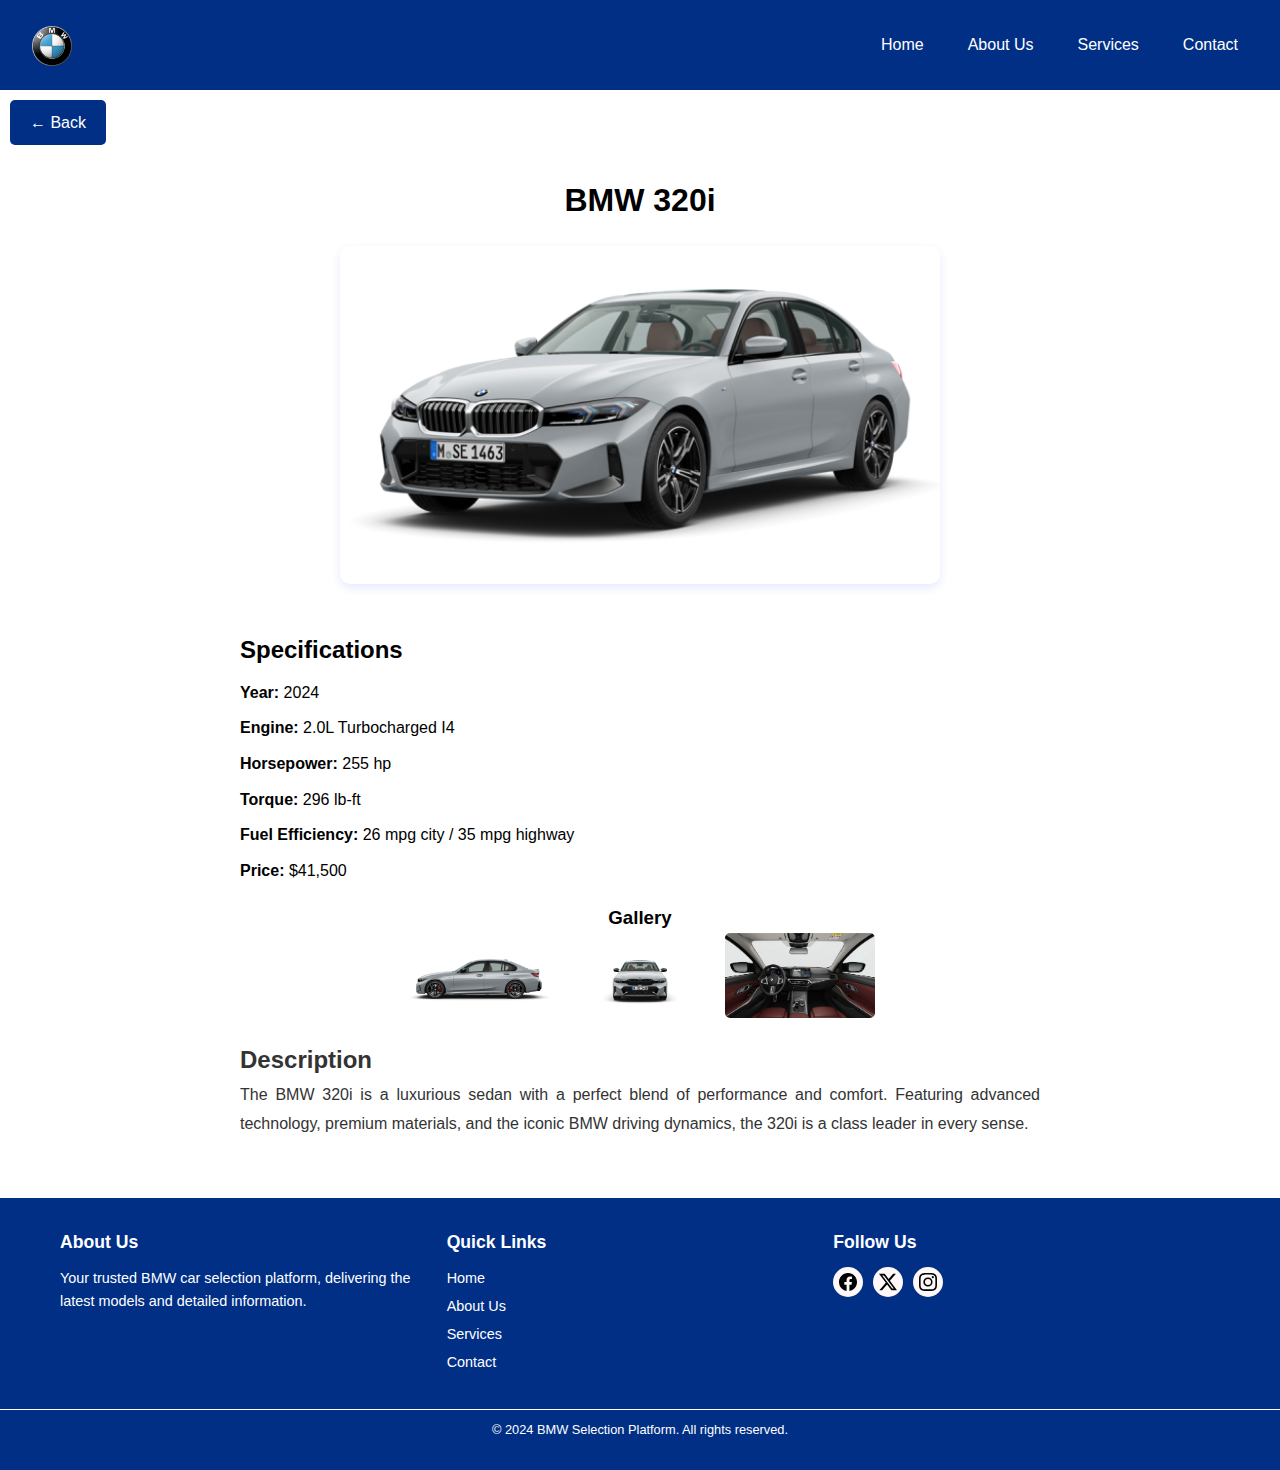
<file: 320i.html>
<!DOCTYPE html>
<html lang="en">
<head>
    <meta charset="UTF-8">
    <meta name="viewport" content="width=device-width, initial-scale=1.0">
    <link rel="stylesheet" href="320i.css">
    <title>BMW 320i - Details</title>
</head>
<body>
   <header>
    <nav class="navbar">
        <a href="../bmwweb/a1hasan.github.io-main/index.html" class="logo"> 
            <img src="images/bmwlogo.png" alt="BMW Logo" class="logo-img"> 
        </a>
        <button class="menu-toggle" aria-label="toggle menu">
            &#9776;
        </button>
        <ul class="nav-links">
            <li><a href="index.html">Home</a></li>
            <li><a href="aboutus.html">About Us</a></li>
            <li><a href="service.html">Services</a></li>
            <li><a href="contact.html">Contact</a></li>
        </ul>
       
    </nav>
    <div class="back-container">
        <a href="javascript:history.back()" class="back-button">← Back</a>
    </div>
   </header>

   <main>
    <section class="car-detail">
        <h1>BMW 320i</h1>
        <div class="car-main-image">
            <img src="images/320i.png" alt="BMW 320i">
        </div>
        <div class="car-specifications">
            <h2>Specifications</h2>
            <ul>
                <li><strong>Year:</strong> 2024</li>
                <li><strong>Engine:</strong> 2.0L Turbocharged I4</li>
                <li><strong>Horsepower:</strong> 255 hp</li>
                <li><strong>Torque:</strong> 296 lb-ft</li>
                <li><strong>Fuel Efficiency:</strong> 26 mpg city / 35 mpg highway</li>
                <li><strong>Price:</strong> $41,500</li>
            </ul>
        </div>
        <div class="car-gallery">
            <h3>Gallery</h3>
            <div class="gallery-images">
              <img src="images/320i-sideview.png" alt="Side View" onclick="openModal(this)">
              <img src="images/320i-frontview.png" alt="Front View" onclick="openModal(this)">
              <img src="images/320i-interior.png" alt="Interior View" onclick="openModal(this)">
            </div>
          </div>
          
         
          <div id="imageModal" class="modal">
            <span class="close" onclick="closeModal()">&times;</span>
            <img class="modal-content" id="modalImage">
            <div id="caption"></div>
            <span class="prev" onclick="changeImage(-1)">&#10094;</span>
            <span class="next" onclick="changeImage(1)">&#10095;</span>
        </div>
          
        <div class="car-description">
            <h2>Description</h2>
            <p>The BMW 320i is a luxurious sedan with a perfect blend of performance and comfort. 
                Featuring advanced technology, premium materials, and the iconic BMW driving dynamics, 
                the 320i is a class leader in every sense.
            </p>
        </div>
    </section>
   </main>

   <footer class="footer">
    <div class="footer-container">
        <div class="footer-section">
            <h4>About Us</h4>
            <p>Your trusted BMW car selection platform, delivering the latest models and detailed information.</p>
        </div>
        <div class="footer-section">
            <h4>Quick Links</h4>
            <ul>
                <li><a href="index.html">Home</a></li>
                <li><a href="aboutus.html">About Us</a></li>
                <li><a href="service.html">Services</a></li>
                <li><a href="contact.html">Contact</a></li>
            </ul>
        </div>
        <div class="footer-section">
            <h4>Follow Us</h4>
            <div class="social-icons">
                <a href="https://www.facebook.com/BMW/" aria-label="Facebook"><img src="facebook.svg" alt="Facebook"></a>
                    <a href="https://x.com/BMW?ref_src=twsrc%5Egoogle%7Ctwcamp%5Eserp%7Ctwgr%5Eauthor" aria-label="Twitter"><img src="twitter-x.svg" alt="Twitter"></a>
                    <a href="https://www.instagram.com/bmw/?hl=en" aria-label="Instagram"><img src="instagram.svg" alt="Instagram"></a>
            </div>
        </div>
    </div>
    <div class="footer-bottom">
        <p>&copy; 2024 BMW Selection Platform. All rights reserved.</p>
    </div>
</footer>
<script>
    const menuToggle = document.querySelector('.menu-toggle');
    const navLinks = document.querySelector('.nav-links');

    menuToggle.addEventListener('click', () => {
        navLinks.classList.toggle('active');
    });
</script>



<script>
    let currentIndex = 0;
    const images = [
        'images/320i-frontview.png',
        'images/320i-sideview.png',
        'images/320i-interior.png'
    ];

    function openModal(image) {
        const modal = document.getElementById('imageModal');
        const modalImage = document.getElementById('modalImage');
        const caption = document.getElementById('caption');

        modal.style.display = 'block';
        modalImage.src = image.src;
        caption.textContent = image.alt;

        // Store the index of the current image
        currentIndex = images.indexOf(image.src);
    }

    function closeModal() {
        document.getElementById('imageModal').style.display = 'none';
    }

    function changeImage(direction) {
        currentIndex += direction;

        if (currentIndex < 0) {
            currentIndex = images.length - 1; 
        } else if (currentIndex >= images.length) {
            currentIndex = 0; 
        }

        const modalImage = document.getElementById('modalImage');
        const caption = document.getElementById('caption');
        modalImage.src = images[currentIndex];
        caption.textContent = modalImage.alt;
    }
</script>
   
    
</body>
</html>
</file>
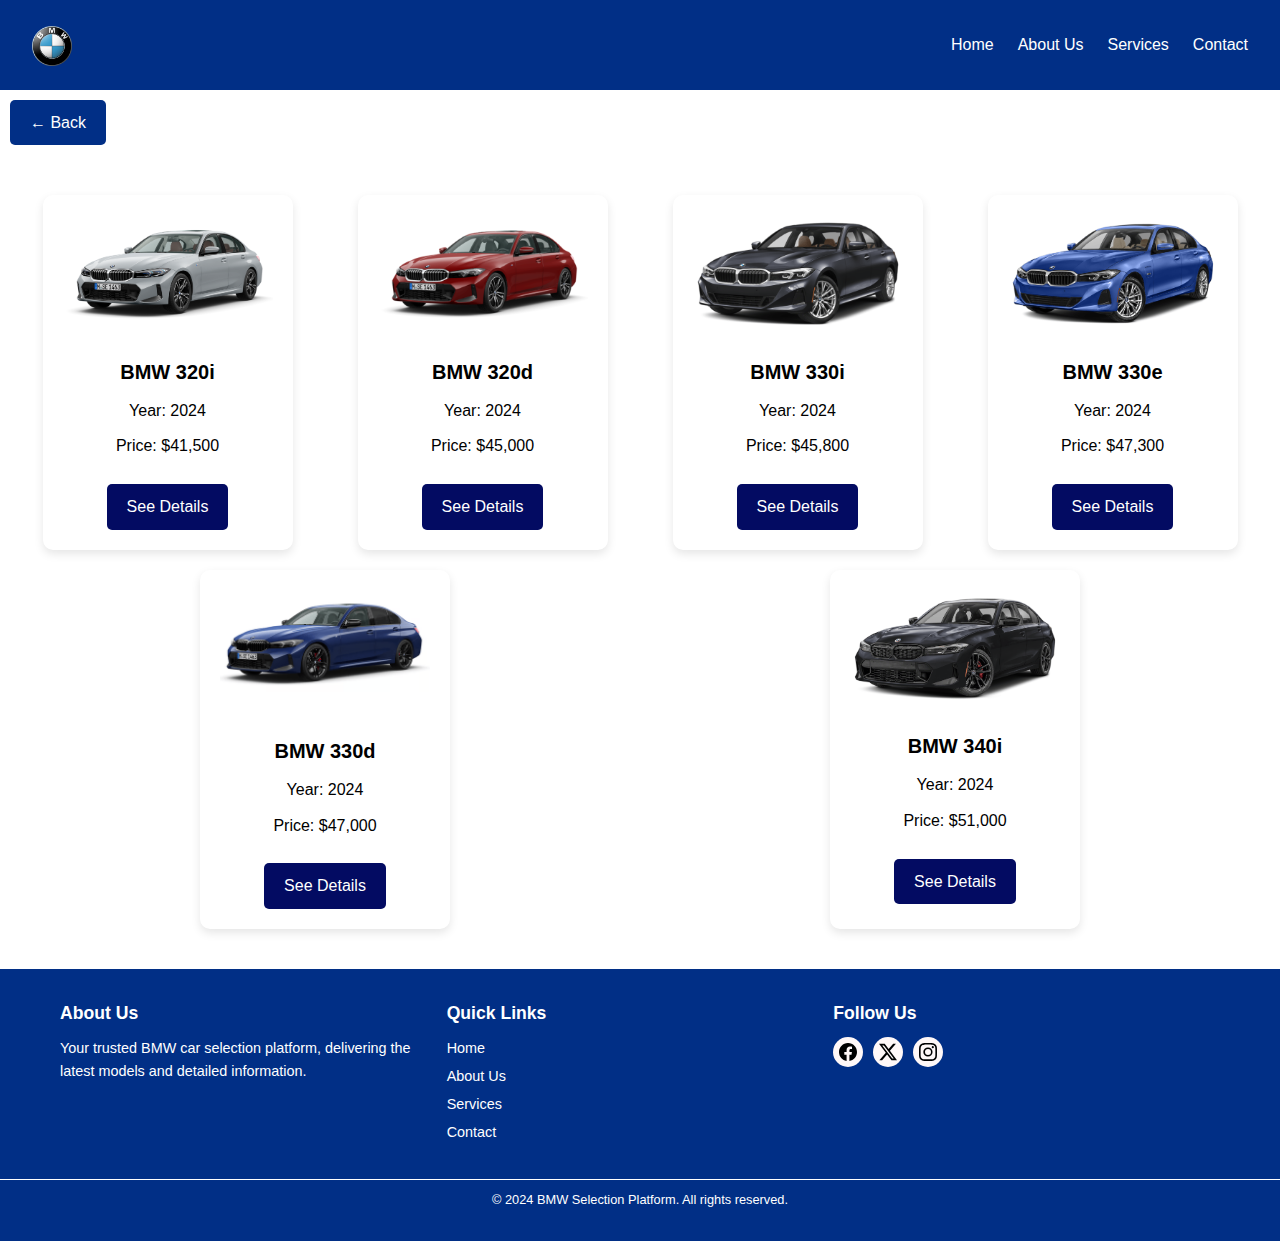
<file: 3series.html>
<!DOCTYPE html>
<html lang="en">
<head>
    <meta charset="UTF-8">
    <meta name="viewport" content="width=device-width, initial-scale=1.0">
    <link rel="stylesheet" href="3series.css">
    <title>Car Selection</title>
</head>
<body>
    <header>
        <nav class="navbar">
            <a href="index.html" class="logo">
                <img src="images/bmwlogo.png" alt="BMW Logo" class="logo-img">
            </a>
            
            <button class="menu-toggle" aria-label="Toggle menu">
                &#9776; 
            </button>
            <ul class="nav-links">
                <li><a href="index.html">Home</a></li>
                <li><a href="aboutus.html">About Us</a></li>
                <li><a href="service.html">Services</a></li>
                <li><a href="contact.html">Contact</a></li>
            </ul>
        </nav>
        <div class="back-container">
            <a href="javascript:history.back()" class="back-button">← Back</a>
        </div>
    </header>
    <main>
        <section class="car-list">
            <article class="car-card">
                <img src="images/320i.png" alt="BMW 320i">
                <h2>BMW 320i</h2>
                <p>Year: 2024</p>
                <p>Price: $41,500</p>
                <a href="320i.html">See Details</a>
            </article>
            <article class="car-card">
                <img src="images/320d.png" alt="BMW 320d">
                <h2>BMW 320d</h2>
                <p>Year: 2024</p>
                <p>Price: $45,000</p>
                <a href="">See Details</a>
            </article>
            <article class="car-card">
                <img src="images/330i.png" alt="BMW 330i">
                <h2>BMW 330i</h2>
                <p>Year: 2024</p>
                <p>Price: $45,800</p>
                <a href="">See Details</a>
            </article>
            <article class="car-card">
                <img src="images/330e.png" alt="BMW 330e">
                <h2>BMW 330e</h2>
                <p>Year: 2024</p>
                <p>Price: $47,300</p>
                <a href="">See Details</a>
            </article>
            <article class="car-card">
                <img style="padding: 0 0 20px;" src="images/330d.png" alt="BMW 330d">
                <h2>BMW 330d</h2>
                <p>Year: 2024</p>
                <p>Price: $47,000</p>
                <a href="">See Details</a>
            </article>
            <article class="car-card">
                <img src="images/340i.png" alt="BMW 340i">
                <h2>BMW 340i</h2>
                <p>Year: 2024</p>
                <p>Price: $51,000</p>
                <a href="">See Details</a>
            </article>
            
            
        </section>
       </main>
       <footer class="footer">
        <div class="footer-container">
            <div class="footer-section">
                <h4>About Us</h4>
                <p>Your trusted BMW car selection platform, delivering the latest models and detailed information.</p>
            </div>
            <div class="footer-section">
                <h4>Quick Links</h4>
                <ul>
                    <li><a href="index.html">Home</a></li>
                    <li><a href="aboutus.html">About Us</a></li>
                    <li><a href="service.html">Services</a></li>
                    <li><a href="contact.html">Contact</a></li>
                </ul>
            </div>
            <div class="footer-section">
                <h4>Follow Us</h4>
                <div class="social-icons">
                    <a href="https://www.facebook.com/BMW/" aria-label="Facebook"><img src="facebook.svg" alt="Facebook"></a>
                    <a href="https://x.com/BMW?ref_src=twsrc%5Egoogle%7Ctwcamp%5Eserp%7Ctwgr%5Eauthor" aria-label="Twitter"><img src="twitter-x.svg" alt="Twitter"></a>
                    <a href="https://www.instagram.com/bmw/?hl=en" aria-label="Instagram"><img src="instagram.svg" alt="Instagram"></a>
                </div>
            </div>
        </div>
        <div class="footer-bottom">
            <p>&copy; 2024 BMW Selection Platform. All rights reserved.</p>
        </div>
    </footer>
  
  
  
  <script>
        const menuToggle = document.querySelector('.menu-toggle');
        const navLinks = document.querySelector('.nav-links');
    
        menuToggle.addEventListener('click', () => {
            navLinks.classList.toggle('active');
        });
    </script>


    
</body>
</html>
</file>
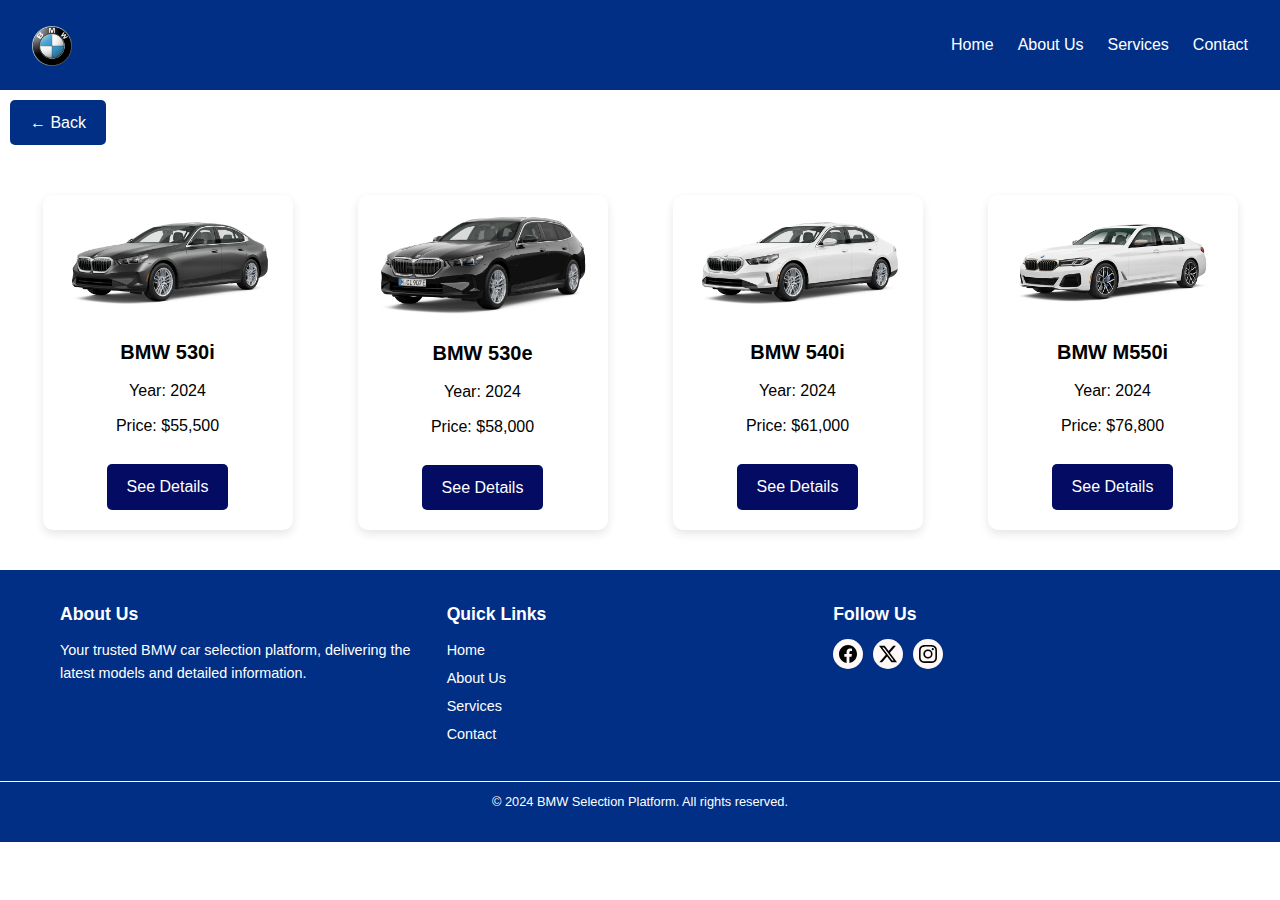
<file: 5series.html>
<!DOCTYPE html>
<html lang="en">
<head>
    <meta charset="UTF-8">
    <meta name="viewport" content="width=device-width, initial-scale=1.0">
    <link rel="stylesheet" href="5series.css">
    <title>Car Selection</title>
</head>
<body>
    <header>
        <nav class="navbar">
            <a href="index.html" class="logo">
                <img src="images/bmwlogo.png" alt="BMW Logo" class="logo-img">
            </a>
            
            <button class="menu-toggle" aria-label="Toggle menu">
                &#9776; 
            </button>
            <ul class="nav-links">
                <li><a href="index.html">Home</a></li>
                <li><a href="aboutus.html">About Us</a></li>
                <li><a href="service.html">Services</a></li>
                <li><a href="contact.html">Contact</a></li>
            </ul>
        </nav>
        <div class="back-container">
            <a href="javascript:history.back()" class="back-button">← Back</a>
        </div>
    </header>
    <main>
        <section class="car-list">
            <article class="car-card">
                <img src="images/530i.png" alt="BMW 530i">
                <h2>BMW 530i</h2>
                <p>Year: 2024</p>
                <p>Price: $55,500</p>
                <a href="">See Details</a>
            </article>
            <article class="car-card">
                <img src="images/530e.png" alt="BMW 530e">
                <h2>BMW 530e</h2>
                <p>Year: 2024</p>
                <p>Price: $58,000</p>
                <a href="">See Details</a>
            </article>
            <article class="car-card">
                <img src="images/540i.png" alt="BMW 540i">
                <h2>BMW 540i</h2>
                <p>Year: 2024</p>
                <p>Price: $61,000</p>
                <a href="">See Details</a>
            </article>
            <article class="car-card">
                <img src="images/m550i.png" alt="BMW M550i">
                <h2>BMW M550i</h2>
                <p>Year: 2024</p>
                <p>Price: $76,800</p>
                <a href="">See Details</a>
            </article>
            
        </section>
    </main>

    <footer class="footer">
        <div class="footer-container">
            <div class="footer-section">
                <h4>About Us</h4>
                <p>Your trusted BMW car selection platform, delivering the latest models and detailed information.</p>
            </div>
            <div class="footer-section">
                <h4>Quick Links</h4>
                <ul>
                    <li><a href="index.html">Home</a></li>
                <li><a href="aboutus.html">About Us</a></li>
                <li><a href="service.html">Services</a></li>
                <li><a href="contact.html">Contact</a></li>
                </ul>
            </div>
            <div class="footer-section">
                <h4>Follow Us</h4>
                <div class="social-icons">
                    <a href="https://www.facebook.com/BMW/" aria-label="Facebook"><img src="facebook.svg" alt="Facebook"></a>
                    <a href="https://x.com/BMW?ref_src=twsrc%5Egoogle%7Ctwcamp%5Eserp%7Ctwgr%5Eauthor" aria-label="Twitter"><img src="twitter-x.svg" alt="Twitter"></a>
                    <a href="https://www.instagram.com/bmw/?hl=en" aria-label="Instagram"><img src="instagram.svg" alt="Instagram"></a>
                </div>
            </div>
        </div>
        <div class="footer-bottom">
            <p>&copy; 2024 BMW Selection Platform. All rights reserved.</p>
        </div>
    </footer>

    <script>
        const menuToggle = document.querySelector('.menu-toggle');
        const navLinks = document.querySelector('.nav-links');
    
        menuToggle.addEventListener('click', () => {
            navLinks.classList.toggle('active');
        });
    </script>
    

    
</body>
</html>
</file>
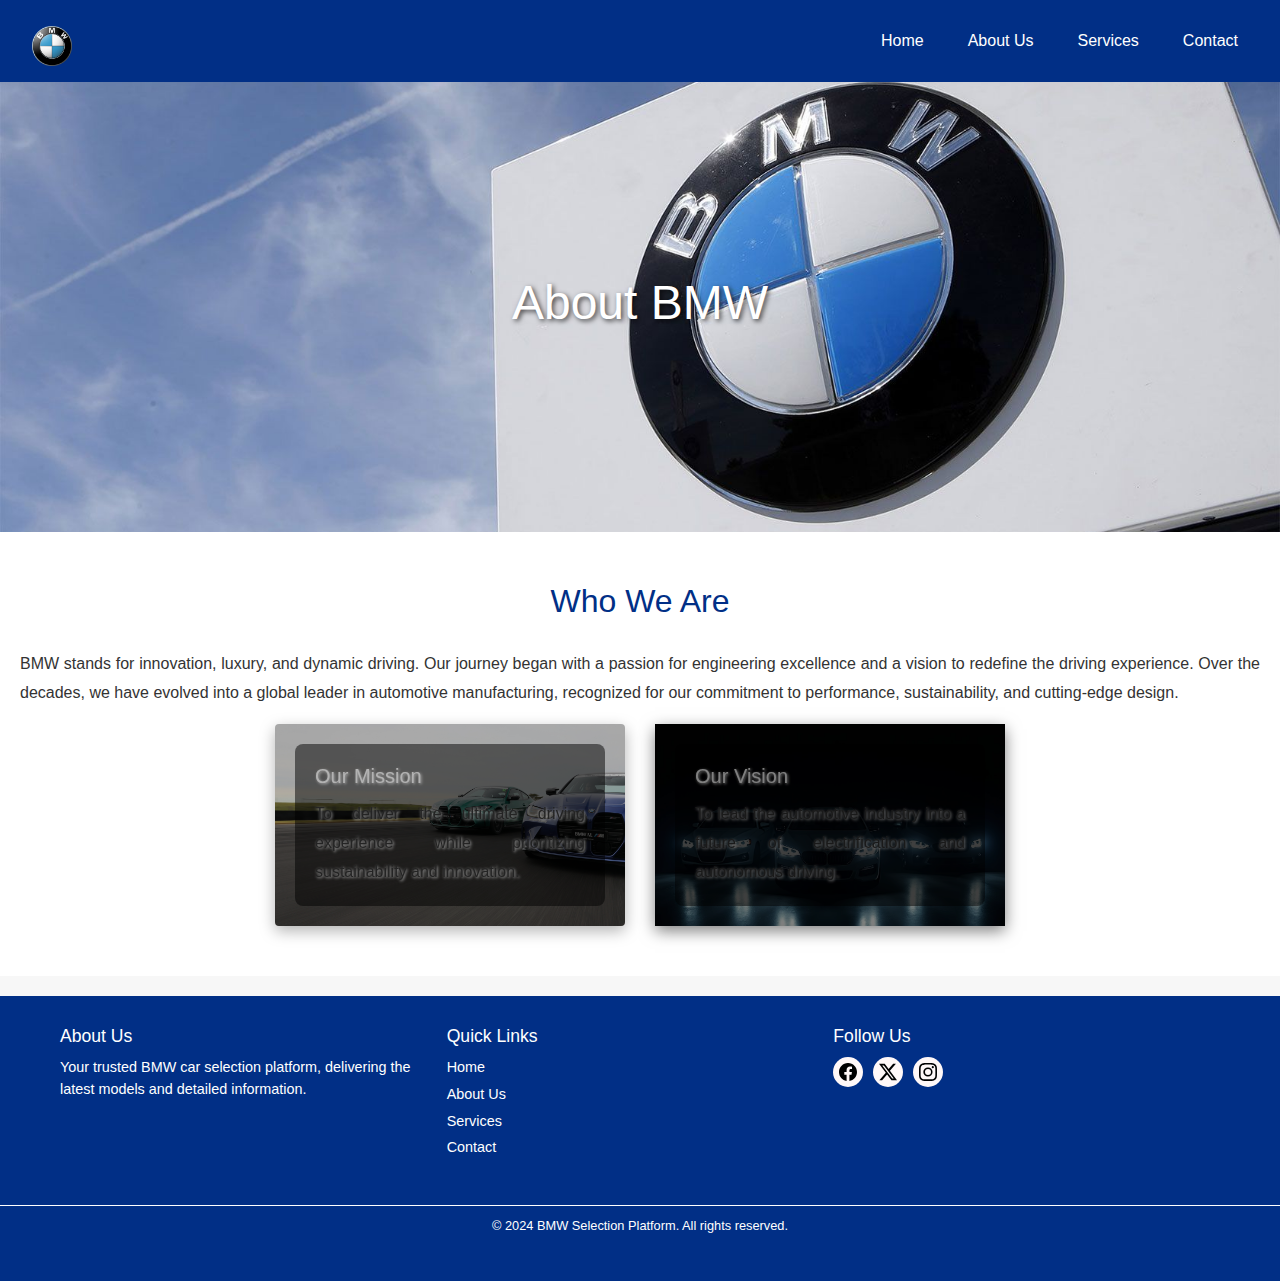
<file: aboutus.html>
<!DOCTYPE html>
<html lang="en">
<head>
    <meta charset="UTF-8">
    <meta name="viewport" content="width=device-width, initial-scale=1.0">
    <title>About Us - BMW</title>
    <link rel="stylesheet" href="https://cdn.jsdelivr.net/npm/bootstrap@4.4.1/dist/css/bootstrap.min.css">
    <style>
        body {
            font-family: Arial, sans-serif;
            background-color: #f7f7f7;
            margin: 0;
            padding: 0;
            overflow-x: hidden;
        }
        .hero-section {
            background-image: url(cq5dam.resized.img.1680.large.time1562326889962.jpg);
            background-size: cover;
            background-position: center;
            height: 50vh;
            display: flex;
            justify-content: center;
            align-items: center;
            color: white;
            text-align: center;
        }
        .hero-section h1 {
            font-size: 3rem;
            text-shadow: 2px 2px 5px rgba(0, 0, 0, 0.7);
        }
        .content-section {
            padding: 50px 20px;
            background-color: #fff;
        }
        .content-section h2 {
            text-align: center;
            color: #012f86;
            margin-bottom: 30px;
        }
        .content-section p {
            text-align: justify;
            color: #333;
            line-height: 1.8;
        }
        .mission-vision {
            display: flex;
            flex-wrap: wrap;
            gap: 30px;
            justify-content: center;
        }
        .card {
            filter: brightness(0.5);
        
         
            background-image: url(BMW_webimages_Desktop_1680x756_7.jpg);
           
            
            
            transition: transform 0.3s;
        
            
        }
        .card, .card2 {
            background-size: cover;
    filter: brightness(0.7);
    max-width: 350px;
    border: none;
    color: white;
    text-shadow: 1px 1px 3px rgb(255, 255, 255);
    box-shadow: 0 5px 15px rgb(255, 255, 255);
    transition: transform 0.3s, filter 0.3s;
    padding: 20px;
}



.card-body {
    background-color: rgba(0, 0, 0, 0.5);
    padding: 20px;
    border-radius: 8px;
}

        .card2 {
            filter: brightness(0.5);
            transition: filter 0.5s ease;
           
           
            background-image: url(76931925-c8fe-4167-b1ff-ffa777e868df\ \(1\).jpg);
           
         
          
            transition: transform 0.3s;
        }
        .card:hover, .card2:hover {
    transform: scale(1.05);
    filter: brightness(1); 
    color: #ffffff; 
    text-shadow: 2px 2px 5px rgba(255, 255, 255, 0.8); 
}

.card:hover .card-body p,
.card2:hover .card-body p {
    color: #ffffff; 
}


        .footer {
            background-color: #012f86;
            color: #fff;
            padding: 20px;
            text-align: center;
        }
        .navbar {
    display: flex;
    justify-content: space-between;
    align-items: center;
    padding: 1rem 2rem;
    background-color: #012f86;
    color: #fff;
    position: relative;
}

.logo-img{
    height: 50px;
    width: auto;
    padding: 10px 0px 0px 0px;
}

.nav-links {
    z-index: 3;
    list-style-type: none;
    display: flex;
    gap: 1.5rem;
    margin: 0;
    padding: 0;
}

nav-links li {
    position: relative; 
}

.nav-links a {
    color: #fff;
    text-decoration: none;
    font-size: 1rem;
    transition: color 0.3s ease;
    padding: 5px 10px;
}

.nav-links a:hover {
    color: #ccc;
     
    border-radius: 5px;
}
.nav-links li:hover .dropdown {
    display: block;
}

.footer {
    text-align: left;
    background-color: #012f86;
    color: #fff;
    padding: 20px 0;
    font-size: 0.9rem;
    margin-top: 20px;
  }
  
  .footer-container {
    display: flex;
    flex-wrap: wrap;
    justify-content: space-between;
    max-width: 1200px;
    margin: 0 auto;
    padding: 0 20px;
  }
  
  .footer-section {
    flex: 1;
    min-width: 200px;
    margin: 10px 0;
  }
  
  .footer-section h4 {
   
    margin-bottom: 10px;
    font-size: 1.1rem;
    color: #ffffff;
  }
  
  .footer-section ul {
    list-style: none;
    padding: 0;
  }
  
  .footer-section ul li {
    margin: 5px 0;
  }
  
  .footer-section ul li a {
    text-decoration: none;
    color: #fff;
    transition: color 0.3s ease;
  }

  .social-icons {
    display: flex;
    gap: 10px;
    margin-top: 10px;
  }
  
  .social-icons a {
    width: 30px;
    height: 30px;
    display: inline-flex;
    justify-content: center;
    align-items: center;
    border-radius: 50%;
    background-color: #fff8f8;
    transition: background-color 0.3s ease, transform 0.2s ease;
  }
  
  .social-icons a img {
    width: 18px;
    height: 18px;
  }
  
  .social-icons a img:hover {
    background-color: #ffffff;
    transform: scale(1.1);
  }
  
  .footer-section ul li a:hover {
    color: #8a9092;
  }
  .footer-bottom {
    text-align: center;
    margin-top: 20px;
    border-top: 1px solid #ffffff;
    padding: 10px 0;
    font-size: 0.8rem;
  }
  

.menu-toggle{
    display: none;
    font-size: 1.5rem;
    color: #fff;
    background: none;
    border: none;
    cursor: pointer;
}

@media(max-width:768px){
    .nav-links{
        display: none;
        flex-direction: column;
        gap: 0;
        position: absolute;
        top: 100%;
        right: 0;
        background-color:#161e2e;
        width: 100%;
        text-align: center;
    }

    .nav-links.active{
        display: flex;
    }

    .menu-toggle{
        display: block;
    }
}
    </style>
</head>
<body>
    <nav class="navbar">
        <a href="index.html" class="logo"> 
            <img src="bmwlogo.png" alt="BMW Logo" class="logo-img"> 
        </a>
        <button class="menu-toggle" aria-label="toggle menu">
            &#9776;
        </button>
        <ul class="nav-links">
            <li><a href="index.html">Home</a></li>
            <li><a href="aboutus.html">About Us</a></li>
            <li><a href="service.html">Services</a></li>
            <li><a href="contact.html">Contact</a></li>
        </ul>
       
    </nav>
    <header class="hero-section">
        <h1>About BMW</h1>
    </header>
    <main class="content-section">
        <h2>Who We Are</h2>
        <p>
            BMW stands for innovation, luxury, and dynamic driving. Our journey began with a passion for engineering excellence and a vision to redefine the driving experience. Over the decades, we have evolved into a global leader in automotive manufacturing, recognized for our commitment to performance, sustainability, and cutting-edge design.
        </p>
        <div class="mission-vision">
            <div class="card">
                <div class="card-body">
                    <h5 class="card-title">Our Mission</h5>
                    <p class="card-text">To deliver the ultimate driving experience while prioritizing sustainability and innovation.</p>
                </div>
            </div>
            <div class="card2" >
                <div class="card-body">
                    <h5 class="card-title">Our Vision</h5>
                    <p class="card-text">To lead the automotive industry into a future of electrification and autonomous driving.</p>
                </div>
            </div>
        </div>
    </main>
    <footer class="footer">
        <div class="footer-container">
            <div class="footer-section">
                <h4>About Us</h4>
                <p>Your trusted BMW car selection platform, delivering the latest models and detailed information.</p>
            </div>
            <div class="footer-section">
                <h4>Quick Links</h4>
                <ul>
                    <li><a href="index.html">Home</a></li>
                    <li><a href="aboutus.html">About Us</a></li>
                    <li><a href="service.html">Services</a></li>
                    <li><a href="contact.html">Contact</a></li>
                </ul>
            </div>
            <div class="footer-section">
                <h4>Follow Us</h4>
                <div class="social-icons">
                    <a href="https://www.facebook.com/BMW/" aria-label="Facebook"><img src="facebook.svg" alt="Facebook"></a>
                    <a href="https://x.com/BMW?ref_src=twsrc%5Egoogle%7Ctwcamp%5Eserp%7Ctwgr%5Eauthor" aria-label="Twitter"><img src="twitter-x.svg" alt="Twitter"></a>
                    <a href="https://www.instagram.com/bmw/?hl=en" aria-label="Instagram"><img src="instagram.svg" alt="Instagram"></a>
                </div>
            </div>
        </div>
        <div class="footer-bottom">
            <p>&copy; 2024 BMW Selection Platform. All rights reserved.</p>
        </div>
    </footer>
    <script>
        const menuIcon = document.getElementById('menu-icon');
        const menu = document.getElementById('menu');
        
        menuIcon.addEventListener('click', () => {
            menu.classList.toggle('show');
        });
        
    </script>
    <script>
        const menuToggle = document.querySelector('.menu-toggle');
        const navLinks = document.querySelector('.nav-links');
    
        menuToggle.addEventListener('click', () => {
            navLinks.classList.toggle('active');
        });
        
    </script>

</body>
</html>
</file>
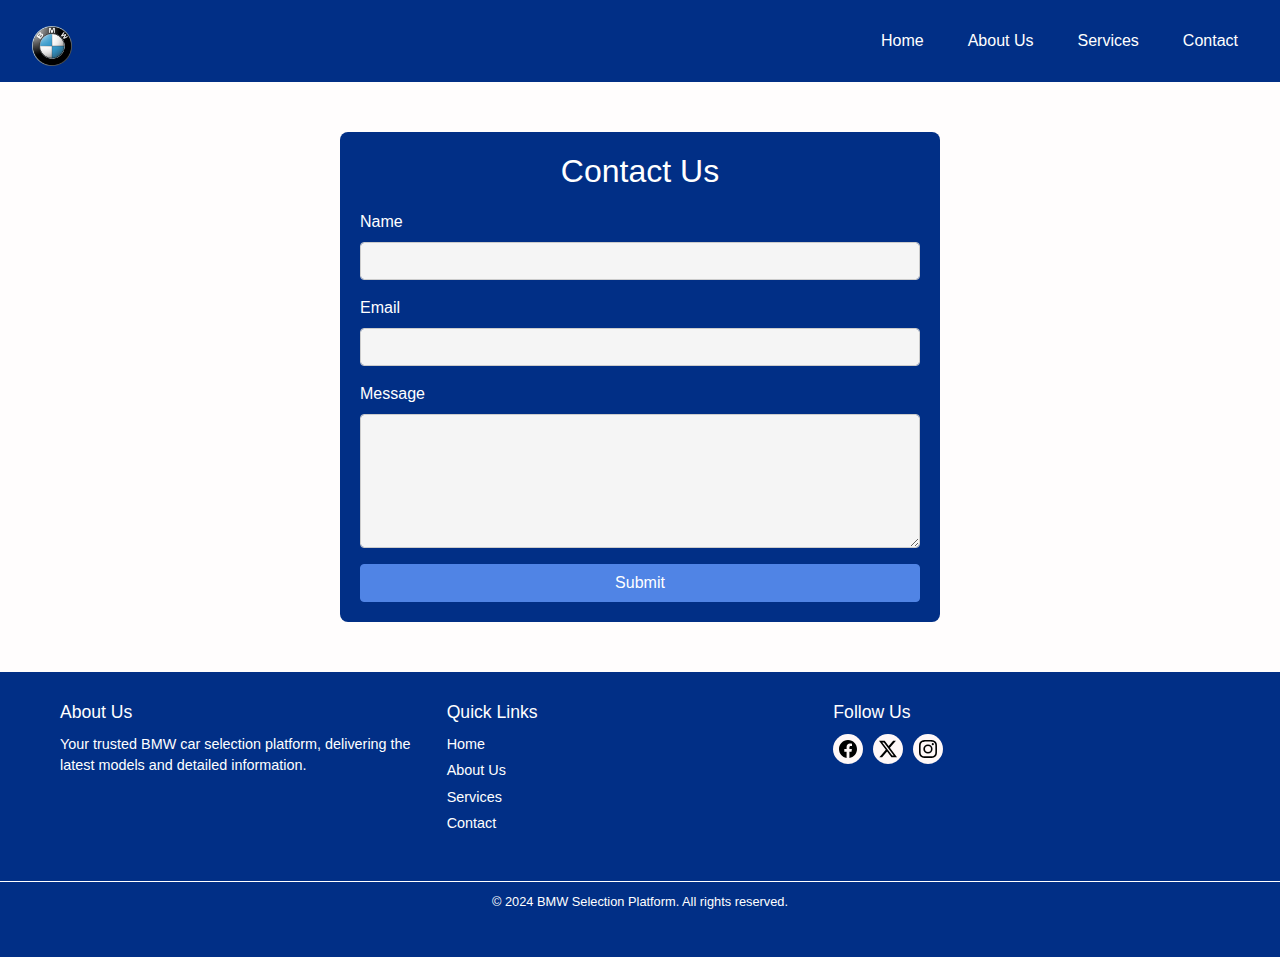
<file: contact.html>
<!DOCTYPE html>
<html lang="en">
<head>
    <meta charset="UTF-8">
    <meta name="viewport" content="width=device-width, initial-scale=1.0">
    <title>Contact Us - BMW Services</title>
    <link rel="stylesheet" href="https://cdn.jsdelivr.net/npm/bootstrap@4.4.1/dist/css/bootstrap.min.css" integrity="sha384-Vkoo8x4CGsO3+Hhxv8T/Q5PaXtkKtu6ug5TOeNV6gBiFeWPGFN9MuhOf23Q9Ifjh" crossorigin="anonymous">
    <script src="https://code.jquery.com/jquery-3.4.1.slim.min.js" integrity="sha384-J6qa4849blE2+poT4WnyKhv5vZF5SrPo0iEjwBvKU7imGFAV0wwj1yYfoRSJoZ+n" crossorigin="anonymous"></script>
    <script src="https://cdn.jsdelivr.net/npm/popper.js@1.16.0/dist/umd/popper.min.js" integrity="sha384-Q6E9RHvbIyZFJoft+2mJbHaEWldlvI9IOYy5n3zV9zzTtmI3UksdQRVvoxMfooAo" crossorigin="anonymous"></script>
    <script src="https://cdn.jsdelivr.net/npm/bootstrap@4.4.1/dist/js/bootstrap.min.js" integrity="sha384-wfSDF2E50Y2D1uUdj0O3uMBJnjuUD4Ih7YwaYd1iqfktj0Uod8GCExl3Og8ifwB6" crossorigin="anonymous"></script>
    <style>
        body {
            background-color: #fffdfd;
            margin: 0;
            padding: 0;
            font-family: Arial, sans-serif;
            overflow-x: hidden;
        }
        .navbar {
            display: flex;
            justify-content: space-between;
            align-items: center;
            padding: 1rem 2rem;
            background-color: #012f86;
            color: #fff;
            position: relative;
        }
        .logo-img {
            height: 50px;
            width: auto;
            padding: 10px 0px 0px 0px;
        }
        .nav-links {
            display: flex;
            flex-direction: row;
            list-style-type: none;
            margin: 0;
            padding: 0;
            gap: 1.5rem;
        }
        .nav-links a {
            color: #fff;
            text-decoration: none;
            font-size: 1rem;
            transition: color 0.3s ease;
            padding: 5px 10px;
        }
        .nav-links a:hover {
            color: #ccc;
            border-radius: 5px;
        }
        .menu-toggle {
            display: none;
            font-size: 1.5rem;
            color: #fff;
            background: none;
            border: none;
            cursor: pointer;
        }
        .contact-form {
            max-width: 600px;
            margin: 50px auto;
            padding: 20px;
            background-color: #012f86;
            color: #fff;
            border-radius: 8px;
        }
        footer {
            background-color: #012f86;
            color: #fff;
            padding: 20px 0;
            font-size: 0.9rem;
            margin-top: 20px;
        }
        .footer-container {
            display: flex;
            flex-wrap: wrap;
            justify-content: space-between;
            max-width: 1200px;
            margin: 0 auto;
            padding: 0 20px;
        }
        .footer-section {
            flex: 1;
            min-width: 200px;
            margin: 10px 0;
        }
        .footer-section h4 {
            margin-bottom: 10px;
            font-size: 1.1rem;
            color: #ffffff;
        }
        .footer-section ul {
            list-style: none;
            padding: 0;
        }
        .footer-section ul li {
            margin: 5px 0;
        }
        .footer-section ul li a {
            text-decoration: none;
            color: #fff;
            transition: color 0.3s ease;
        }
        .social-icons {
            display: flex;
            gap: 10px;
            margin-top: 10px;
        }
        .social-icons a {
            width: 30px;
            height: 30px;
            display: inline-flex;
            justify-content: center;
            align-items: center;
            border-radius: 50%;
            background-color: #fff8f8;
            transition: background-color 0.3s ease, transform 0.2s ease;
        }
        .social-icons a img {
            width: 18px;
            height: 18px;
        }
        .social-icons a img:hover {
            background-color: #ffffff;
            transform: scale(1.1);
        }
        .footer-section ul li a:hover {
            color: #8a9092;
        }
        .footer-bottom {
            text-align: center;
            margin-top: 20px;
            border-top: 1px solid #ffffff;
            padding: 10px 0;
            font-size: 0.8rem;
        }
        .contact-form h2 {
            text-align: center;
            margin-bottom: 20px;
        }
        .form-control {
            background-color: #f5f5f5;
            border: 1px solid #ccc;
            color: #333;
        }
        .form-control:focus {
            background-color: #fff;
            border-color: #5084e5;
            box-shadow: 0 0 0 2px rgba(80, 132, 229, 0.2);
        }
        .btn-primary {
            background-color: #5084e5;
            border-color: #5084e5;
        }
        .btn-primary:hover {
            background-color: #012f86;
            border-color: #012f86;
        }
        @media (max-width: 768px) {
            .nav-links {
                display: none;
                flex-direction: column;
                position: absolute;
                top: 100%;
                right: 0;
                background-color: #012f86;
                width: 100%;
                z-index: 6;
            }
            .nav-links.active {
                display: flex;
            }
            .menu-toggle {
                display: block;
            }
        }
    </style>
    
</head>
<body>
    <nav class="navbar">
        <a href="index.html" class="logo">
            <img src="bmwlogo.png" alt="BMW Logo" class="logo-img">
        </a>
        <button class="menu-toggle" aria-label="toggle menu">&#9776;</button>
        <ul class="nav-links">
            <li><a href="index.html">Home</a></li>
            <li><a href="aboutus.html">About Us</a></li>
            <li><a href="service.html">Services</a></li>
            <li><a href="contact.html">Contact</a></li>
        </ul>
    </nav>
    <div class="contact-form">
        <h2>Contact Us</h2>
        <form action="submit_contact.php" method="post">
            <div class="form-group">
                <label for="name">Name</label>
                <input type="text" id="name" name="name" class="form-control" required>
            </div>
            <div class="form-group">
                <label for="email">Email</label>
                <input type="email" id="email" name="email" class="form-control" required>
            </div>
            <div class="form-group">
                <label for="message">Message</label>
                <textarea id="message" name="message" class="form-control" rows="5" required></textarea>
            </div>
            <button type="submit" class="btn btn-primary btn-block">Submit</button>
        </form>
    </div>
    <footer class="footer">
        <div class="footer-container">
            <div class="footer-section">
                <h4>About Us</h4>
                <p>Your trusted BMW car selection platform, delivering the latest models and detailed information.</p>
            </div>
            <div class="footer-section">
                <h4>Quick Links</h4>
                <ul>
                    <li><a href="index.html">Home</a></li>
                    <li><a href="aboutus.html">About Us</a></li>
                    <li><a href="service.html">Services</a></li>
                    <li><a href="contact.html">Contact</a></li>
                </ul>
            </div>
            <div class="footer-section">
                <h4>Follow Us</h4>
                <div class="social-icons">
                    <a href="https://www.facebook.com/BMW/" aria-label="Facebook"><img src="facebook.svg" alt="Facebook"></a>
                    <a href="https://x.com/BMW?ref_src=twsrc%5Egoogle%7Ctwcamp%5Eserp%7Ctwgr%5Eauthor" aria-label="Twitter"><img src="twitter-x.svg" alt="Twitter"></a>
                    <a href="https://www.instagram.com/bmw/?hl=en" aria-label="Instagram"><img src="instagram.svg" alt="Instagram"></a>
                </div>
            </div>
        </div>
        <div class="footer-bottom">
            <p>&copy; 2024 BMW Selection Platform. All rights reserved.</p>
        </div>
    </footer>
    <script>
        const menuToggle = document.querySelector('.menu-toggle');
        const navLinks = document.querySelector('.nav-links');
        menuToggle.addEventListener('click', () => {
            navLinks.classList.toggle('active');
        });
    </script>
</body>
</html>
</file>
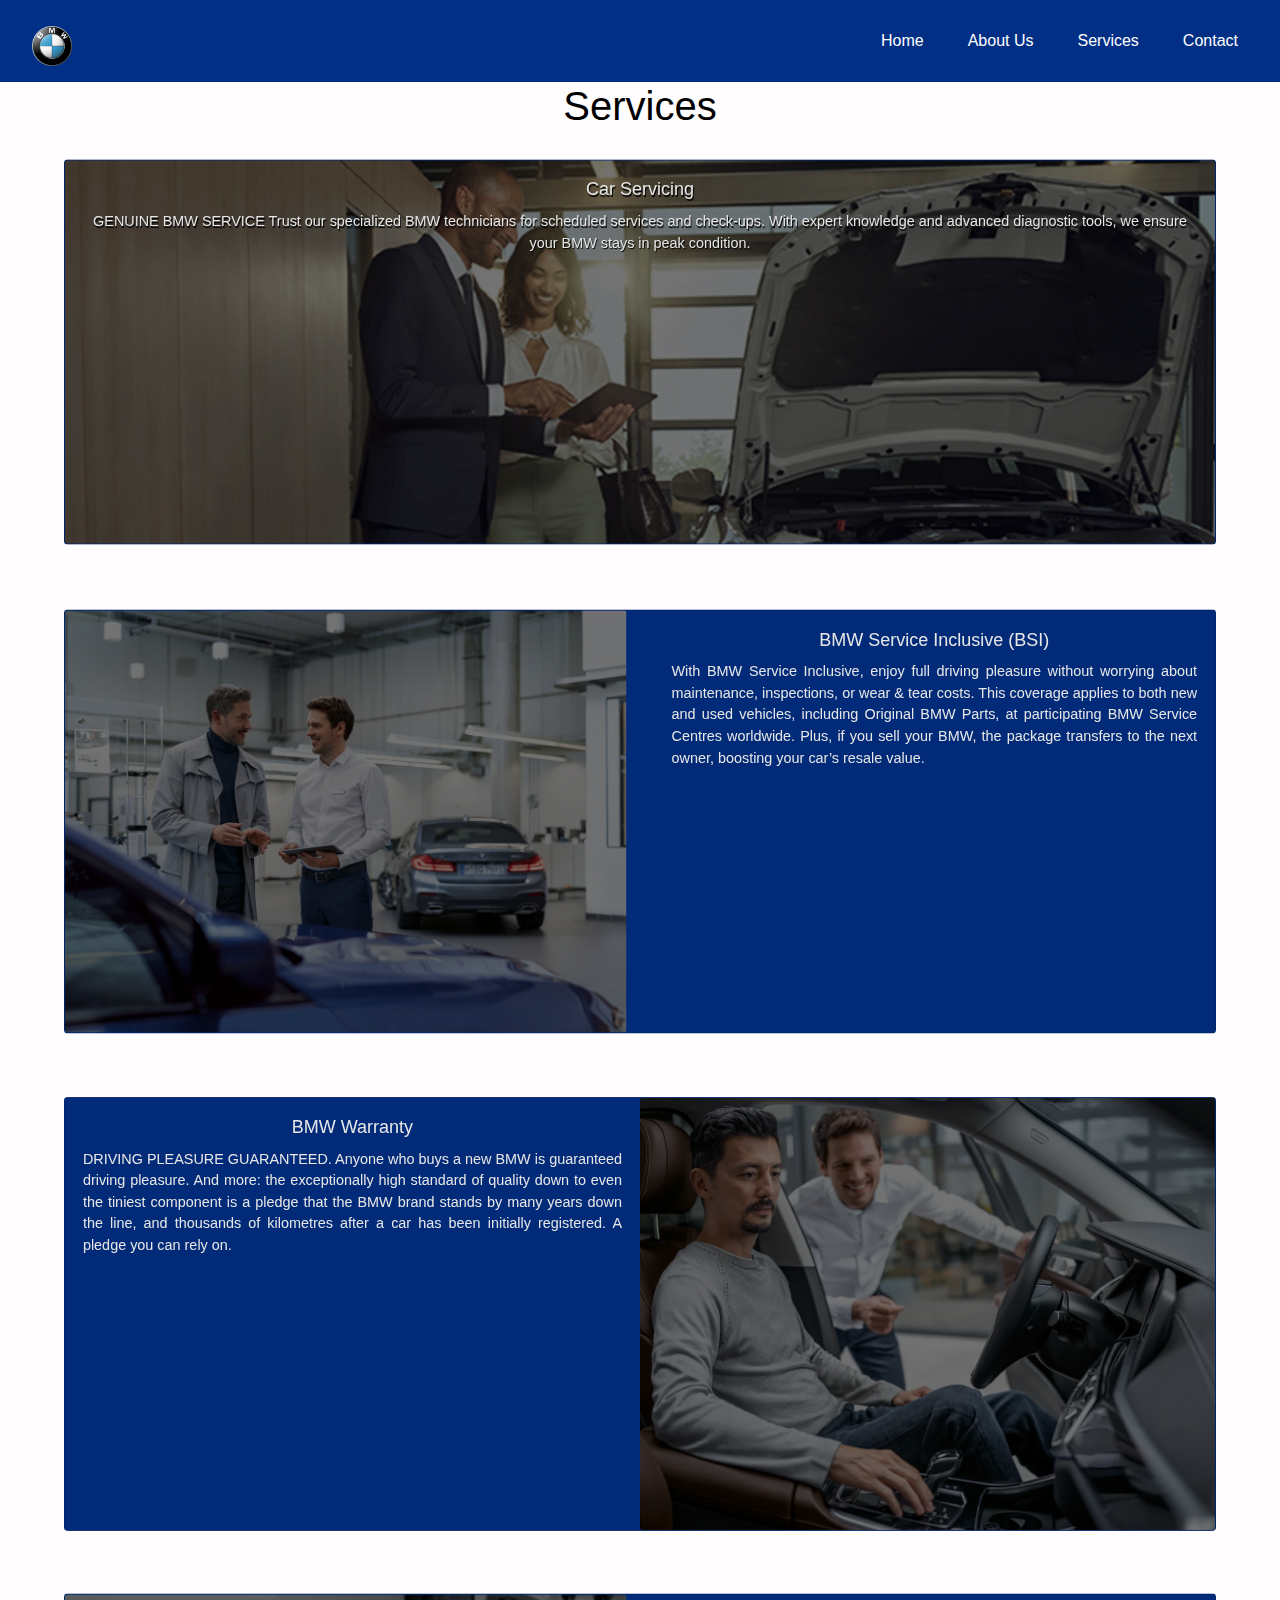
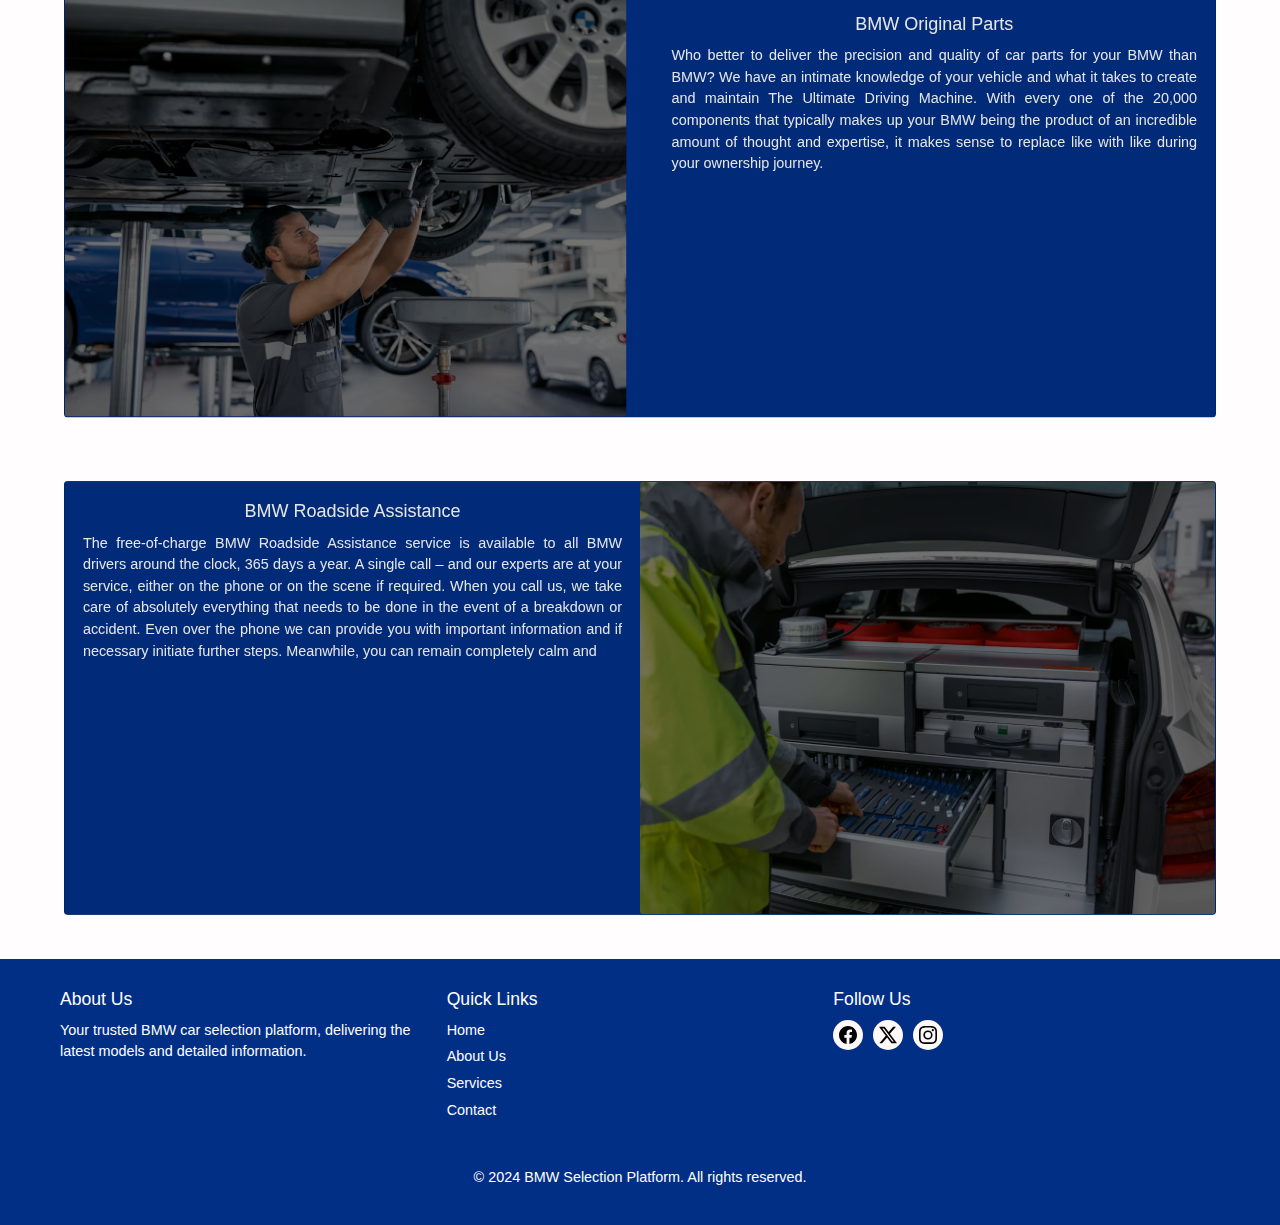
<file: service.html>
<!DOCTYPE html>
<html lang="en">
<head>
    <meta charset="UTF-8">
    <meta name="viewport" content="width=device-width, initial-scale=1.0">
    <title>BMW Services</title>
    <link rel="stylesheet" href="https://cdn.jsdelivr.net/npm/bootstrap@4.4.1/dist/css/bootstrap.min.css" integrity="sha384-Vkoo8x4CGsO3+Hhxv8T/Q5PaXtkKtu6ug5TOeNV6gBiFeWPGFN9MuhOf23Q9Ifjh" crossorigin="anonymous">
    <script src="https://code.jquery.com/jquery-3.4.1.slim.min.js" integrity="sha384-J6qa4849blE2+poT4WnyKhv5vZF5SrPo0iEjwBvKU7imGFAV0wwj1yYfoRSJoZ+n" crossorigin="anonymous"></script>
    <script src="https://cdn.jsdelivr.net/npm/popper.js@1.16.0/dist/umd/popper.min.js" integrity="sha384-Q6E9RHvbIyZFJoft+2mJbHaEWldlvI9IOYy5n3zV9zzTtmI3UksdQRVvoxMfooAo" crossorigin="anonymous"></script>
    <script src="https://cdn.jsdelivr.net/npm/bootstrap@4.4.1/dist/js/bootstrap.min.js" integrity="sha384-wfSDF2E50Y2D1uUdj0O3uMBJnjuUD4Ih7YwaYd1iqfktj0Uod8GCExl3Og8ifwB6" crossorigin="anonymous"></script>
    <style>
        body {
            background-color: #fffdfd;
            margin: 0;
            padding: 0;
            font-family: Arial, sans-serif;
            overflow-x: hidden;
        }

        h1 {
            text-align: center;
            color: rgb(0, 0, 0);
        }

        .card {
            margin-bottom: 20px;
            transition: transform 0.3s ease, filter 0.3s ease, background-color 0.5s ease;
            transform: scale(0.9);
            filter: brightness(0.9);
            
        }

        .card-img {
            filter: brightness(0.5);
            transition: filter 0.5s ease;
        }

        .card-img-overlay, .card-body {
            text-align: center;
            color: white;
        }

        .card:hover .card-img {
            filter: brightness(1);
            
        }

        .card:hover {
            transform: scale(1.01);
            background-color:  #5084e5;

        }

     
        
        .blue-card {
            background-color:  #012f86;
        }

        .black-card {
            background-color: #012f86;
        }

        .card-text {
            text-align: justify;
        }

        @media (max-width: 768px) {
            .card-img {
                height: 200px;
                object-fit: cover;
            }
        }

        @media (max-width: 480px) {
            .card-title {
                font-size: 1.2rem;
            }
            .card-text {
                font-size: 0.9rem;
            }
        }
        .navbar {
    display: flex;
    justify-content: space-between;
    align-items: center;
    padding: 1rem 2rem;
    background-color: #012f86;
    color: #fff;
    position: relative;
}

.logo-img{
    height: 50px;
    width: auto;
    padding: 10px 0px 0px 0px;
}

.nav-links {
    z-index: 3;
    list-style-type: none;
    display: flex;
    gap: 1.5rem;
    margin: 0;
    padding: 0;
}

nav-links li {
    position: relative; 
}

.nav-links a {
    color: #fff;
    text-decoration: none;
    font-size: 1rem;
    transition: color 0.3s ease;
    padding: 5px 10px;
}

.nav-links a:hover {
    color: #ccc;
     
    border-radius: 5px;
}
.nav-links li:hover .dropdown {
    display: block;
}

.footer {
    background-color: #012f86;
    color: #fff;
    padding: 20px 0;
    font-size: 0.9rem;
    margin-top: 20px;
}

.footer-container {
    display: flex;
    flex-wrap: wrap;
    justify-content: space-between;
    max-width: 1200px;
    margin: 0 auto;
    padding: 0 20px;
}

.footer-section {
    flex: 1;
    min-width: 200px;
    margin: 10px 0;
}

.footer-section h4 {
    margin-bottom: 10px;
    font-size: 1.1rem;
    color: #ffffff;
}

.footer-section ul {
    list-style: none;
    padding: 0;
}

.footer-section ul li {
    margin: 5px 0;
}

.footer-section ul li a {
    text-decoration: none;
    color: #fff;
    transition: color 0.3s ease;
}

.footer-section ul li a:hover {
    color: #8a9092;
}

.social-icons {
    display: flex;
    gap: 10px;
    margin-top: 10px;
}

.social-icons a {
    width: 30px;
    height: 30px;
    display: inline-flex;
    justify-content: center;
    align-items: center;
    border-radius: 50%;
    background-color: #fff8f8;
    transition: background-color 0.3s ease, transform 0.2s ease;
}

.social-icons a img {
    width: 18px;
    height: 18px;
}

.social-icons a img:hover {
    background-color: #ffffff;
    transform: scale(1.1);
}

.footer-bottom {
    text-align: center;
    margin-top: 20px;
    border-top: 1p
}
  

.menu-toggle{
    display: none;
    font-size: 1.5rem;
    color: #fff;
    background: none;
    border: none;
    cursor: pointer;
}

@media(max-width:768px){
    .nav-links{
        display: none;
        flex-direction: column;
        gap: 0;
        position: absolute;
        top: 100%;
        right: 0;
        background-color:#161e2e;
        width: 100%;
        text-align: center;
    }

    .nav-links.active{
        display: flex;
    }

    .menu-toggle{
        display: block;
    }
}
    </style>
</head>
<body>
    <nav class="navbar">
        <a href="index.html" class="logo"> 
            <img src="bmwlogo.png" alt="BMW Logo" class="logo-img"> 
        </a>
        <button class="menu-toggle" aria-label="toggle menu">
            &#9776;
        </button>
        <ul class="nav-links">
            <li><a href="index.html">Home</a></li>
            <li><a href="aboutus.html">About Us</a></li>
            <li><a href="service.html">Services</a></li>
            <li><a href="contact.html">Contact</a></li>
        </ul>
       
    </nav>
    <h1>Services</h1>
    <div class="card text-bg-dark blue-card">
        <img src="a0284419_1_.webp" class="card-img" alt="BMW Service">
        <div class="card-img-overlay">
            <h5 class="card-title" style="text-shadow: 1px 2px 1px #000000;">Car Servicing</h5>
            <p class="card-text" style="text-align: center;text-shadow: 1px 2px 1px #000000;">GENUINE BMW SERVICE Trust our specialized BMW technicians for scheduled services and check-ups. With expert knowledge and advanced diagnostic tools, we ensure your BMW stays in peak condition.</p>
        </div>
    </div>
    <div class="card mb-3 black-card" style="max-width: 5040px;">
        <div class="row g-0">
            <div class="col-md-6">
                <img src="a0287712.webp" class="card-img" alt="BMW Service Inclusive">
            </div>
            <div class="col-md-6">
                <div class="card-body">
                    <h5 class="card-title">BMW Service Inclusive (BSI)</h5>
                    <p class="card-text">With BMW Service Inclusive, enjoy full driving pleasure without worrying about maintenance, inspections, or wear & tear costs. This coverage applies to both new and used vehicles, including Original BMW Parts, at participating BMW Service Centres worldwide. Plus, if you sell your BMW, the package transfers to the next owner, boosting your car’s resale value.</p>
                </div>
            </div>
        </div>
    </div>
    <div class="card mb-3 blue-card" style="max-width: 5040px;">
        <div class="row no-gutters">
            <div class="col-md-6">
                <div class="card-body">
                    <h5 class="card-title">BMW Warranty</h5>
                    <p class="card-text">DRIVING PLEASURE GUARANTEED. Anyone who buys a new BMW is guaranteed driving pleasure. And more: the exceptionally high standard of quality down to even the tiniest component is a pledge that the BMW brand stands by many years down the line, and thousands of kilometres after a car has been initially registered. A pledge you can rely on.</p>
                </div>
            </div>
            <div class="col-md-6">
                <img src="a0287714.webp" class="card-img" alt="BMW Warranty">
            </div>
        </div>
    </div>
    <div class="card mb-3 black-card" style="max-width: 5040px;">
        <div class="row g-0">
            <div class="col-md-6">
                <img src="a0287782.webp" class="card-img" alt="BMW Original Parts">
            </div>
            <div class="col-md-6">
                <div class="card-body">
                    <h5 class="card-title">BMW Original Parts</h5>
                    <p class="card-text">Who better to deliver the precision and quality of car parts for your BMW than BMW? We have an intimate knowledge of your vehicle and what it takes to create and maintain The Ultimate Driving Machine. With every one of the 20,000 components that typically makes up your BMW being the product of an incredible amount of thought and expertise, it makes sense to replace like with like during your ownership journey.</p>
                </div>
            </div>
        </div>
    </div>
    <div class="card mb-3 blue-card" style="max-width: 5040px;">
        <div class="row no-gutters">
            <div class="col-md-6">
                <div class="card-body">
                    <h5 class="card-title">BMW Roadside Assistance</h5>
                    <p class="card-text">The free-of-charge BMW Roadside Assistance service is available to all BMW drivers around the clock, 365 days a year. A single call – and our experts are at your service, either on the phone or on the scene if required. When you call us, we take care of absolutely everything that needs to be done in the event of a breakdown or accident. Even over the phone we can provide you with important information and if necessary initiate further steps. Meanwhile, you can remain completely calm and</p>
                </div>
            </div>
            <div class="col-md-6">
                <img src="a0288554.webp" class="card-img" alt="BMW Roadside Assistance">
            </div>
        </div>
    </div>

    <footer class="footer">
        <div class="footer-container">
            <div class="footer-section">
                <h4>About Us</h4>
                <p>Your trusted BMW car selection platform, delivering the latest models and detailed information.</p>
            </div>
            <div class="footer-section">
                <h4>Quick Links</h4>
                <ul>
                    <li><a href="index.html">Home</a></li>
                    <li><a href="aboutus.html">About Us</a></li>
                    <li><a href="contact.html">Services</a></li>
                    <li><a href="index.html">Contact</a></li>
                </ul>
            </div>
            <div class="footer-section">
                <h4>Follow Us</h4>
                <div class="social-icons">
                    <a href="https://www.facebook.com/BMW/" aria-label="Facebook"><img src="facebook.svg" alt="Facebook"></a>
                    <a href="https://x.com/BMW?ref_src=twsrc%5Egoogle%7Ctwcamp%5Eserp%7Ctwgr%5Eauthor" aria-label="Twitter"><img src="twitter-x.svg" alt="Twitter"></a>
                    <a href="https://www.instagram.com/bmw/?hl=en" aria-label="Instagram"><img src="instagram.svg" alt="Instagram"></a>
                </div>
            </div>
        </div>
        <div class="footer-bottom">
            <p>&copy; 2024 BMW Selection Platform. All rights reserved.</p>
        </div>
    </footer>
    <script>
        const menuIcon = document.getElementById('menu-icon');
        const menu = document.getElementById('menu');
        
        menuIcon.addEventListener('click', () => {
            menu.classList.toggle('show');
        });
        
    </script>
    <script>
        const menuToggle = document.querySelector('.menu-toggle');
        const navLinks = document.querySelector('.nav-links');
    
        menuToggle.addEventListener('click', () => {
            navLinks.classList.toggle('active');
        });
        
    </script>
    
</body>
</html>
</file>
<file: 320i.css>
*{
    margin: 0;
    padding: 0;
    box-sizing: border-box;
}

body{
    font-family: Arial, Helvetica, sans-serif;
    background-color: white;
    line-height: 1.6;
}

header{
    color: rgb(18,189,247);
    text-align: center;
}

.navbar {
    display: flex;
    justify-content: space-between;
    align-items: center;
    padding: 1rem 2rem;
    background-color: #012f86;
    color: #fff;
    position: relative;
}

.logo-img{
    height: 50px;
    width: auto;
    padding: 10px 0px 0px 0px;
}

.nav-links {
    list-style-type: none;
    display: flex;
    gap: 1.5rem;
    margin: 0;
    padding: 0;
}

nav-links li {
    position: relative; 
}

.nav-links a {
    color: #fff;
    text-decoration: none;
    font-size: 1rem;
    transition: color 0.3s ease;
    padding: 5px 10px;
}

.nav-links a:hover {
    color: #ccc;
     
    border-radius: 5px;
}
.nav-links li:hover .dropdown {
    display: block;
}


.menu-toggle{
    display: none;
    font-size: 1.5rem;
    color: #fff;
    background: none;
    border: none;
    cursor: pointer;
}

@media(max-width:768px){
    .nav-links{
        display: none;
        flex-direction: column;
        gap: 0;
        position: absolute;
        top: 100%;
        right: 0;
        background-color:#161e2e;
        width: 100%;
        text-align: center;
    }

    .nav-links.active{
        display: flex;
    }

    .menu-toggle{
        display: block;
    }
}

.back-container{
    display: flex;
    justify-content: flex-start;
    padding: 10px;
}

.back-button{
    display: flex;
    align-items: center;
    justify-content: center;
    padding: 10px 20px;
  background-color: #012f86;
  color: white;
  text-decoration: none;
  border-radius: 5px;
  font-size: 1rem;
  transition: background-color 0.3s ease;
}

.back-button:hover {
  background-color: #334add;
}


.car-detail{
    padding: 20px;
    text-align: center;
}

.car-main-image img{
    width: 100%;
    max-width: 600px;
    margin: 20px auto;
    border-radius: 10px;
    box-shadow: 0 4px 10px rgba(19, 47, 255, 0.1);
}

.car-specifications{
    text-align: left;
    max-width: 800px;
    margin: 20px auto
}

.car-specifications ul{
    list-style: none;
    padding: 0;
}

.car-specifications li{
    margin: 10px 0;
    font-size: 1rem;
}

.car-gallery {
    margin: 20px 0;
}

.car-gallery .gallery-images {
    display: flex;
    justify-content: center;
    gap: 10px;
    flex-wrap: wrap; 
}

.car-gallery .gallery-images img {
    width: 150px;
    border-radius: 5px;
    transition: transform 0.3s ease;
}

.car-gallery .gallery-images img:hover {
    transform: scale(1.1);
}

@media (max-width: 768px) {
    .car-gallery .gallery-images img {
        width: 120px; 
    }
    .close {
        font-size: 25px; 
        top: 5px;  
        right: 5px;  
    }
}



.modal {
    display: none;
    position: fixed;
    z-index: 1;
    left: 0;
    top: 0;
    width: 100%;
    height: 100%;
    overflow: auto;
    background-color: rgba(0, 0, 0, 0.9);
}


.modal-content {
    margin: auto;
    display: block;
    max-width: 80%;
    max-height: 80%;
    margin-top: 5%;
    transition: transform 0.3s ease-in-out;
}


#caption {
    text-align: center;
    color: #ccc;
    padding: 10px 0;
    font-size: 1.1rem;
}


.close {
    color: #fff;  
    font-size: 30px;  
    font-weight: bold;
    cursor: pointer;
    position: absolute;  
    top: 10px;  
    right: 10px;  
    z-index: 9999;  
    transition: color 0.3s ease;  
}

.close:hover,
.close:focus {
    color: #cccccc;
    text-decoration: none;
    cursor: pointer;
}


.prev, .next {
    position: absolute;
    top: 50%;
    font-size: 40px;
    color: white;
    padding: 16px;
    background-color: rgba(0, 0, 0, 0.5);
    cursor: pointer;
    user-select: none;
    transform: translate(0, -50%);
}

.prev {
    left: 0;
}

.next {
    right: 0;
}

.prev:hover, .next:hover {
    background-color: rgba(0, 0, 0, 0.8);
}

  

  .car-description{
margin: 20px auto;
max-width: 800px;
font-size: 1rem;
line-height: 1.8;
color: #333;
text-align: justify;
}
.footer {
    background-color: #012f86;
    color: #fff;
    padding: 20px 0;
    font-size: 0.9rem;
    margin-top: 20px;
  }
  
  .footer-container {
    display: flex;
    flex-wrap: wrap;
    justify-content: space-between;
    max-width: 1200px;
    margin: 0 auto;
    padding: 0 20px;
  }
  
  .footer-section {
    flex: 1;
    min-width: 200px;
    margin: 10px 0;
  }
  
  .footer-section h4 {
    margin-bottom: 10px;
    font-size: 1.1rem;
    color: #ffffff;
  }
  
  .footer-section ul {
    list-style: none;
    padding: 0;
  }
  
  .footer-section ul li {
    margin: 5px 0;
  }
  
  .footer-section ul li a {
    text-decoration: none;
    color: #fff;
    transition: color 0.3s ease;
  }
  
  .footer-section ul li a:hover {
    color: #8a9092;
  }
  
  .social-icons {
    display: flex;
    gap: 10px;
    margin-top: 10px;
  }
  
  .social-icons a {
    width: 30px;
    height: 30px;
    display: inline-flex;
    justify-content: center;
    align-items: center;
    border-radius: 50%;
    background-color: #fff8f8;
    transition: background-color 0.3s ease, transform 0.2s ease;
  }
  
  .social-icons a img {
    width: 18px;
    height: 18px;
  }
  
  .social-icons a img:hover {
    background-color: #ffffff;
    transform: scale(1.1);
  }
  
  .footer-bottom {
    text-align: center;
    margin-top: 20px;
    border-top: 1px solid #ffffff;
    padding: 10px 0;
    font-size: 0.8rem;
  }
</file>
<file: 3series.css>
* {
    margin: 0;
    padding: 0;
    box-sizing: border-box;
  }
  
  body {
    font-family: Arial, Helvetica, sans-serif;
    background-color: white;
    line-height: 1.6;
  }
  
  header {
    color: rgb(18, 189, 247);
    
    text-align: center;
  }
  
  main {
    padding: 20px;
    text-align: center;
  }
  
  .car-list {
    display: flex;
    flex-wrap: wrap;  
    justify-content: space-around;  
    gap: 20px;  
    margin-top: 20px;
  }
  
  .car-card {
    background-color: white;
    border-radius: 10px;
    box-shadow: 0 4px 10px rgba(0, 0, 0, 0.1);
    overflow: hidden;  
    padding: 20px;
    text-align: center;
    width: 250px;  
    transition: transform 0.5s ease, box-shadow 0.3s ease;  
  }
  
  .car-card img {
    width: 100%;  
    height: auto;  
    border-radius: 5px;  
  }
  
  .car-card h2 {
    font-size: 20px;
    margin-top: 15px;
  }
  
  .car-card p {
    font-size: 16px;
    margin: 10px 0;
  }
  
  .car-card a {
    display: inline-block;
    padding: 10px 20px;
    background-color: #030b62;
    color: white;
    text-decoration: none;
    border-radius: 5px;
    margin-top: 15px;
  }
  
  .car-card a:hover {
    background-color: #0f1b9b;  
  }
  
  
  .car-card:hover {
    transform: translateY(-10px) scale(1.05);  
    box-shadow: 0 8px 20px rgba(22, 58, 199, 0.2);  
  }
  .navbar {
    display: flex;
    justify-content: space-between;
    align-items: center;
    padding: 1rem 2rem;
    background-color: #012f86;
    color: #fff;
    position: relative;
    
  }
  
  .logo-img {
    height: 50px;
    width: auto;
    padding: 10px 0px 0px 0px;
  }
  
  .nav-links {
    list-style-type: none;
    display: flex;
    gap: 1.5rem;
  }
  
  .nav-links li {
    display: inline;
  }
  
  .nav-links a {
    color: #fff;
    text-decoration: none;
    font-size: 1rem;
    transition: color 0.3s ease;
  }
  
  .nav-links a:hover {
    color: #ccc;
  }
  
  
  .menu-toggle {
    display: none;
    font-size: 1.5rem;
    color: #fff;
    background: none;
    border: none;
    cursor: pointer;
  }
  
  
  @media (max-width: 768px) {
    .nav-links {
        display: none;
        flex-direction: column;
        gap: 0;
        position: absolute;
        top: 100%;
        right: 0;
        background-color:#161e2e;
        width: 100%;
        text-align: center;
    }
  
    .nav-links.active {
        display: flex;
    }
  
    .menu-toggle {
        display: block;
    }
  }
  
  .back-container{
    display: flex;
    justify-content: flex-start;
    padding: 10px;
  }
  .back-button{
    display: inline-flex;
    align-items: center;
    justify-content: center;
    padding: 10px 20px;
    background-color: #012f86;
    color: white;
    text-decoration: none;
    border-radius: 5px;
    font-size: 1rem;
    transition: background-color 0.3s ease;
  }
  .back-button:hover{
  background-color: #334add;
  }
  
  .footer{
    background-color: #012f86;
    color:#fff;
    padding: 20px 0;
    font-size: 0.9rem;
    margin-top: 20px;
  }
  .footer-container{
    display: flex;
    flex-wrap: wrap;
    justify-content: space-between;
    max-width: 1200px;
    margin: 0 auto;
    padding: 0 20px;
  }
  
  .footer-section{
  flex:1;
  min-width: 200px;
  margin:10px 0;
  }
  
  .footer-section h4{
    margin-bottom: 10px;
    font-size: 1.1rem;
    color: #ffffff;
  }
  
  .footer-section ul{
    list-style: none;
    padding: 0;
  }
  
  .footer-section ul li{
  margin:5px 0;
  }
  
  .footer-section ul li a{
    text-decoration: none;
    color:#fff;
    transition: color 0.3s ease;
  }
  
  .footer-section ul li a:hover{
    color:#8a9092;
  }
  
  .social-icons {
    display: flex;
    gap: 10px;
    margin-top: 10px;
  }
  .social-icons a {
    width: 30px;
    height: 30px;
    display: inline-flex;
    justify-content: center;
    align-items: center;
    border-radius: 50%;
    background-color: #fff8f8;
    transition: background-color 0.3s ease, transform 0.2s ease;
  }
  
  .social-icons a img {
    width: 18px;
    height: 18px;
  }
  
  .social-icons a img:hover{
    background-color: #ffffff;
    transform: scale(1.1);
  }
  
  .footer-bottom{
    text-align: center;
    margin-top: 20px;
    border-top: 1px solid #ffffff;
    padding: 10px 0;
    font-size: 0.8rem;
  
  }
</file>
<file: 5series.css>
* {
    margin: 0;
    padding: 0;
    box-sizing: border-box;
  }
  
  body {
    font-family: Arial, Helvetica, sans-serif;
    background-color: white;
    line-height: 1.6;
    
  }
  
  header {
    color: rgb(18, 189, 247);
    text-align: center;
  }
  
  main {
    padding: 20px;
    text-align: center;
  }
  
  .car-list {
    display: flex;
    flex-wrap: wrap;  
    justify-content:space-around;  
    gap: 20px;  
    margin-top: 20px;
  }
  
  .car-card {
    background-color: white;
    border-radius: 10px;
    box-shadow: 0 4px 10px rgba(0, 0, 0, 0.1);
    overflow: hidden;  
    padding: 20px;
    text-align: center;
    width: 250px;  
    transition: transform 0.5s ease, box-shadow 0.3s ease;  
  }
  
  .car-card img {
    width: 100%;  
    height: auto;  
    border-radius: 5px;  
  }
  
  .car-card h2 {
    font-size: 20px;
    margin-top: 15px;
  }
  
  .car-card p {
    font-size: 16px;
    margin: 10px 0;
  }
  
  .car-card a {
    display: inline-block;
    padding: 10px 20px;
    background-color: #030b62;
    color: white;
    text-decoration: none;
    border-radius: 5px;
    margin-top: 15px;
  }
  
  .car-card a:hover {
    background-color: #0f1b9b;  
  }
  
  
  .car-card:hover {
    transform: translateY(-10px) scale(1.05);  
    box-shadow: 0 8px 20px rgba(22, 58, 199, 0.2);  
  }
  
  .navbar {
    display: flex;
    justify-content: space-between;
    align-items: center;
    padding: 1rem 2rem;
    background-color:  #012f86;
    color: #fff;
    position: relative;
    
}

.logo-img {
    height: 50px;
    width: auto;
    padding: 10px 0px 0px 0px;
}

.nav-links {
    list-style-type: none;
    display: flex;
    gap: 1.5rem;
}

.nav-links li {
    display: inline;
}

.nav-links a {
    color: #fff;
    text-decoration: none;
    font-size: 1rem;
    transition: color 0.3s ease;
}

.nav-links a:hover {
    color: #ccc;
}


.menu-toggle {
    display: none;
    font-size: 1.5rem;
    color: #fff;
    background: none;
    border: none;
    cursor: pointer;
}


@media (max-width: 768px) {
    .nav-links {
        display: none;
        flex-direction: column;
        gap: 0;
        position: absolute;
        top: 100%;
        right: 0;
     background-color:#161e2e;
        width: 100%;
        text-align: center;
    }

    .nav-links.active {
        display: flex;
    }

    .menu-toggle {
        display: block;
    }
}

.back-container{
    display: flex;
    justify-content: flex-start;
    padding: 10px;
}
.back-button{
    display: inline-flex;
    align-items: center;
    justify-content: center;
    padding: 10px 20px;
    background-color: #012f86;
    color: white;
    text-decoration: none;
    border-radius: 5px;
    font-size: 1rem;
    transition: background-color 0.3s ease;
}
.back-button:hover{
background-color: #334add;}

.footer{
  background-color: #012f86;
  color:#fff;
  padding: 20px 0;
  font-size: 0.9rem;
  margin-top: 20px;
}
.footer-container{
  display: flex;
  flex-wrap: wrap;
  justify-content: space-between;
  max-width: 1200px;
  margin: 0 auto;
  padding: 0 20px;
}

.footer-section{
flex:1;
min-width: 200px;
margin:10px 0;
}

.footer-section h4{
  margin-bottom: 10px;
  font-size: 1.1rem;
  color: #ffffff;
}

.footer-section ul{
  list-style: none;
  padding: 0;
}

.footer-section ul li{
margin:5px 0;
}

.footer-section ul li a{
  text-decoration: none;
  color:#fff;
  transition: color 0.3s ease;
}

.footer-section ul li a:hover{
  color:#8a9092;
}

.social-icons {
  display: flex;
  gap: 10px;
  margin-top: 10px;
}
.social-icons a {
  width: 30px;
  height: 30px;
  display: inline-flex;
  justify-content: center;
  align-items: center;
  border-radius: 50%;
  background-color: #fff8f8;
  transition: background-color 0.3s ease, transform 0.2s ease;
}

.social-icons a img {
  width: 18px;
  height: 18px;
}

.social-icons a img:hover{
  background-color: #ffffff;
  transform: scale(1.1);
}

.footer-bottom{
  text-align: center;
  margin-top: 20px;
  border-top: 1px solid #ffffff;
  padding: 10px 0;
  font-size: 0.8rem;

}
</file>
